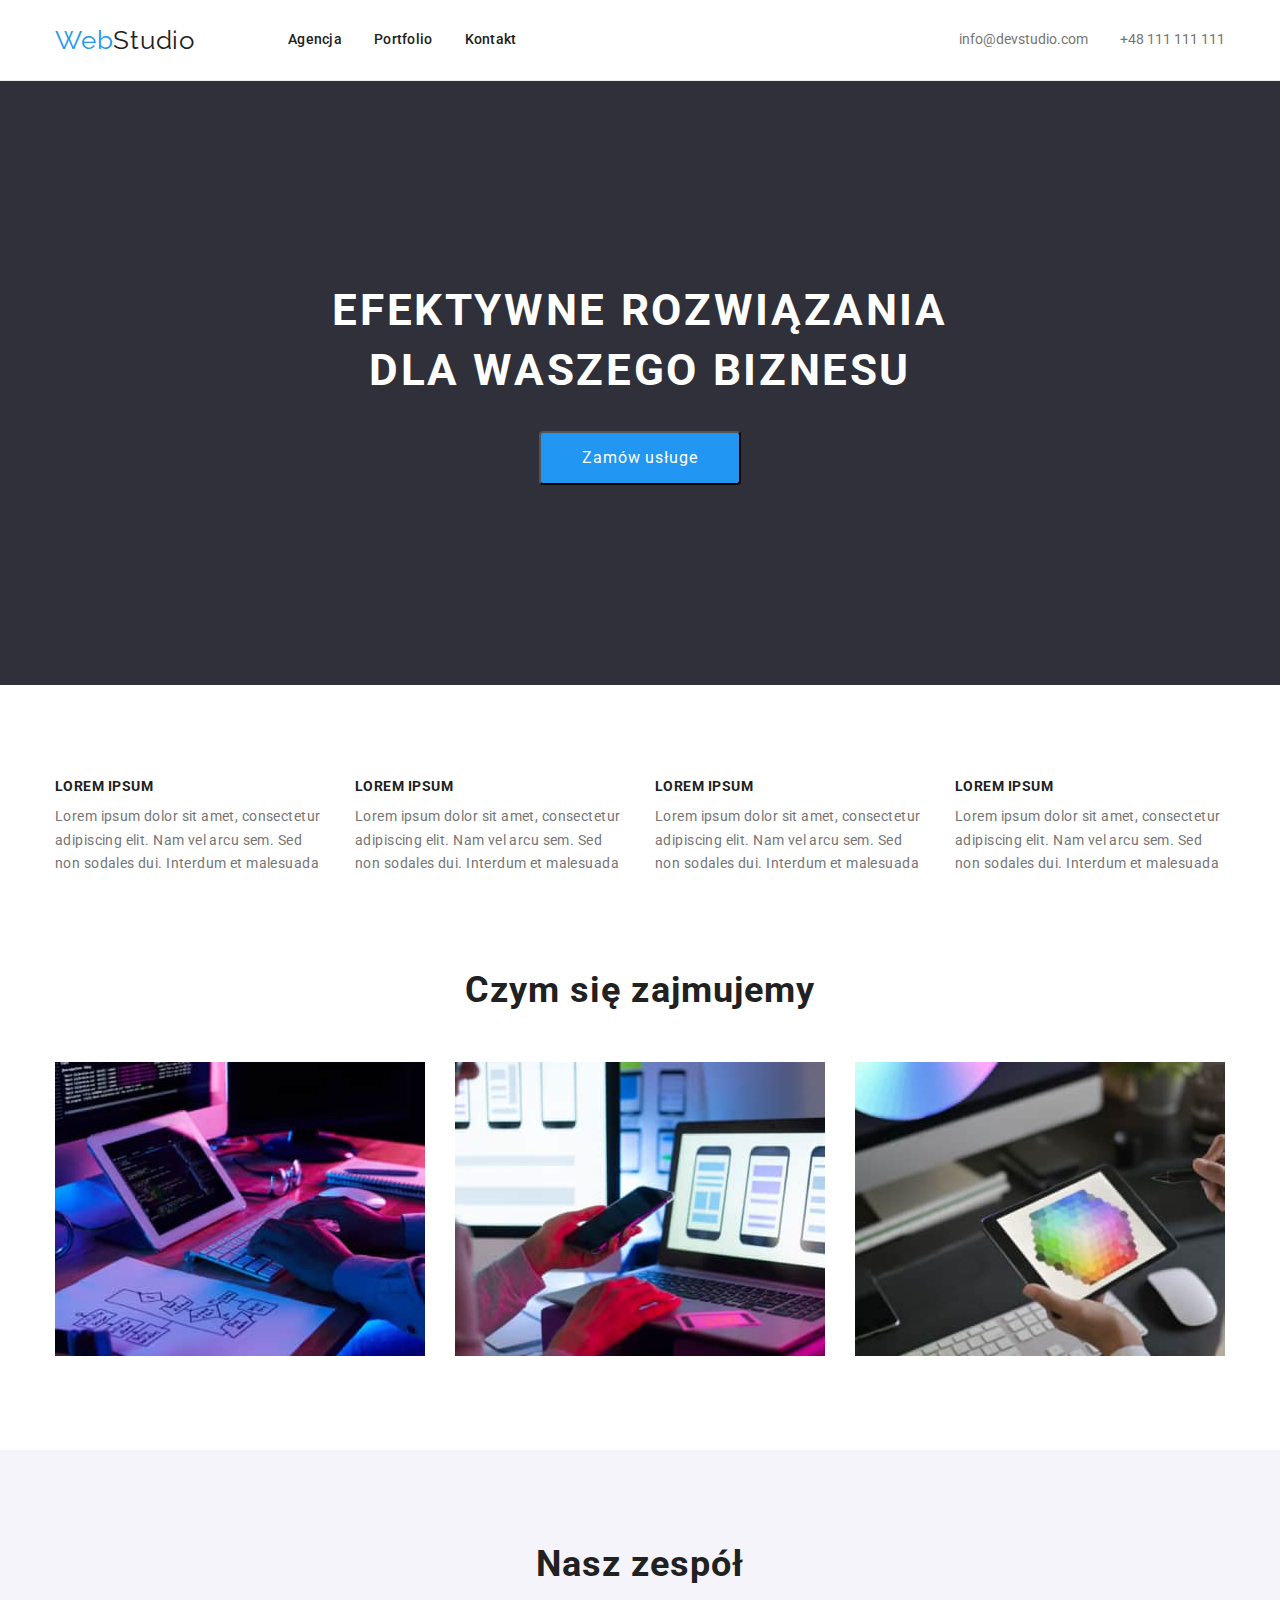
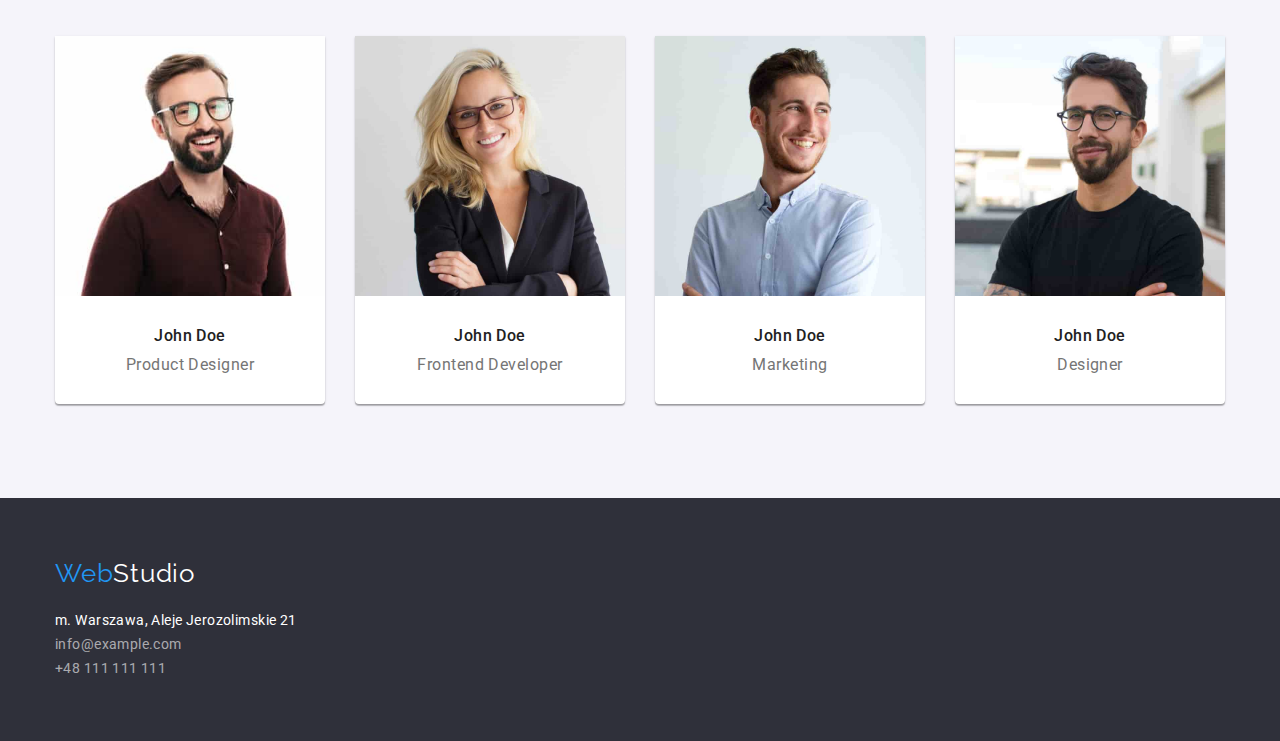
<file: index.html>
<!DOCTYPE html>
<html lang="pl">
  <head>
    <meta charset="UTF-8" />
    <meta http-equiv="X-UA-Compatible" content="IE=edge" />
    <meta name="viewport" content="width=device-width, initial-scale=1.0" />
    <link
      rel="stylesheet"
      href="https://cdnjs.cloudflare.com/ajax/libs/modern-normalize/1.1.0/modern-normalize.min.css"
    />
    <link href="./css/styles.css" rel="stylesheet" />
    <link rel="preconnect" href="https://fonts.googleapis.com" />
    <link rel="preconnect" href="https://fonts.gstatic.com" crossorigin />
    <link
      href="https://fonts.googleapis.com/css2?family=Raleway:wght@700&family=Roboto:wght@400;500;700;900&display=swap"
      rel="stylesheet"
    />
    <title>WebStudio</title>
  </head>
  <body>
    <header class="header">
      <div class="container">
        <div class="header-index">
          <nav class="nav">
            <a class="logo-link" href="index.html"
              ><span class="logo"
                ><span class="logo-web">Web</span>Studio</span
              ></a
            >
            <ul class="header-navigation-section">
              <li>
                <a class="header-navigation" href="index.html">Agencja</a>
              </li>
              <li>
                <a class="header-navigation" href="portfolio.html">Portfolio</a>
              </li>
              <li><a class="header-navigation" href="#">Kontakt</a></li>
            </ul>
          </nav>
          <ul class="top-mail-tel">
            <li>
              <a class="top-mail-tel" href="mailto:info@devstudio.com"
                >info@devstudio.com</a
              >
            </li>
            <li>
              <a class="top-mail-tel" href="tel:+48111111111"
                >+48 111 111 111</a
              >
            </li>
          </ul>
        </div>
      </div>
    </header>
    <main>
      <section class="title-background">
        <div class="container">
          <h1 class="main-title">EFEKTYWNE ROZWIĄZANIA DLA WASZEGO BIZNESU</h1>
          <button class="order" type="button">Zamów usługe</button>
        </div>
      </section>
      <section>
        <div class="container">
          <ul class="description">
            <!-- <h2>Opis</h2> -->
            <li class="third-title">
              <h3>LOREM IPSUM</h3>
              <p class="description-text">
                Lorem ipsum dolor sit amet, consectetur adipiscing elit. Nam vel
                arcu sem. Sed non sodales dui. Interdum et malesuada
              </p>
            </li>
            <li class="third-title">
              <h3>LOREM IPSUM</h3>
              <p class="description-text">
                Lorem ipsum dolor sit amet, consectetur adipiscing elit. Nam vel
                arcu sem. Sed non sodales dui. Interdum et malesuada
              </p>
            </li>
            <li class="third-title">
              <h3>LOREM IPSUM</h3>
              <p class="description-text">
                Lorem ipsum dolor sit amet, consectetur adipiscing elit. Nam vel
                arcu sem. Sed non sodales dui. Interdum et malesuada
              </p>
            </li>
            <li class="third-title">
              <h3>LOREM IPSUM</h3>
              <p class="description-text">
                Lorem ipsum dolor sit amet, consectetur adipiscing elit. Nam vel
                arcu sem. Sed non sodales dui. Interdum et malesuada
              </p>
            </li>
          </ul>
        </div>
      </section>
      <section class="container">
        <h2 class="secondary-title">Czym się zajmujemy</h2>
        <ul class="container-images">
          <li>
            <img
              src="images/img_1.jpg"
              alt="kartka z mapą procesu, mezczyna piszacy na klawiaturze,tablet, monitor"
              width="370"
              height="294"
            />
          </li>
          <li>
            <img
              src="images/img_2.jpg"
              alt="kobieta trzymajaca smartfon, laptop"
              width="370"
              height="294"
            />
          </li>
          <li>
            <img
              src="images/img_3.jpg"
              alt="wybór kolorów na tablecie"
              width="370"
              height="294"
            />
          </li>
        </ul>
      </section>
      <section class="our-team-section">
        <section class="container">
          <h2 class="secondary-title">Nasz zespół</h2>
          <ul class="container-our-team">
            <li class="our-team-frame">
              <img
                src="images/img_4.jpg"
                alt="John Doe"
                width="270"
                height="260"
              />
              <h3 class="our-team">John Doe</h3>
              <p class="position">Product Designer</p>
            </li>
            <li class="our-team-frame">
              <img
                src="images/img_5.jpg"
                alt="John Doe"
                width="270"
                height="260"
              />
              <h3 class="our-team">John Doe</h3>
              <p class="position">Frontend Developer</p>
            </li>
            <li class="our-team-frame">
              <img
                src="images/img_6.jpg"
                alt="John Doe"
                width="270"
                height="260"
              />
              <h3 class="our-team">John Doe</h3>
              <p class="position">Marketing</p>
            </li>
            <li class="our-team-frame">
              <img
                src="images/img_7.jpg"
                alt="John Doe"
                width="270"
                height="260"
              />
              <h3 class="our-team">John Doe</h3>
              <p class="position">Designer</p>
            </li>
          </ul>
        </section>
      </section>
    </main>
    <footer class="footer-background">
      <div class="container">
        <a class="logo-link" href="index.html">
          <span class="logo">
            <span class="logo-web">Web</span
            ><span class="logo-studio">Studio</span>
          </span>
        </a>
        <address>
          m. Warszawa, Aleje Jerozolimskie 21
          <ul class="bottom-mail-tel">
            <li>
              <a class="bottom-mail-tel" href="mailto:info@example.com"
                >info@example.com</a
              >
            </li>
            <li>
              <a class="bottom-mail-tel" href="tel:+48111111111"
                >+48 111 111 111</a
              >
            </li>
          </ul>
        </address>
      </div>
    </footer>
  </body>
</html>
</file>
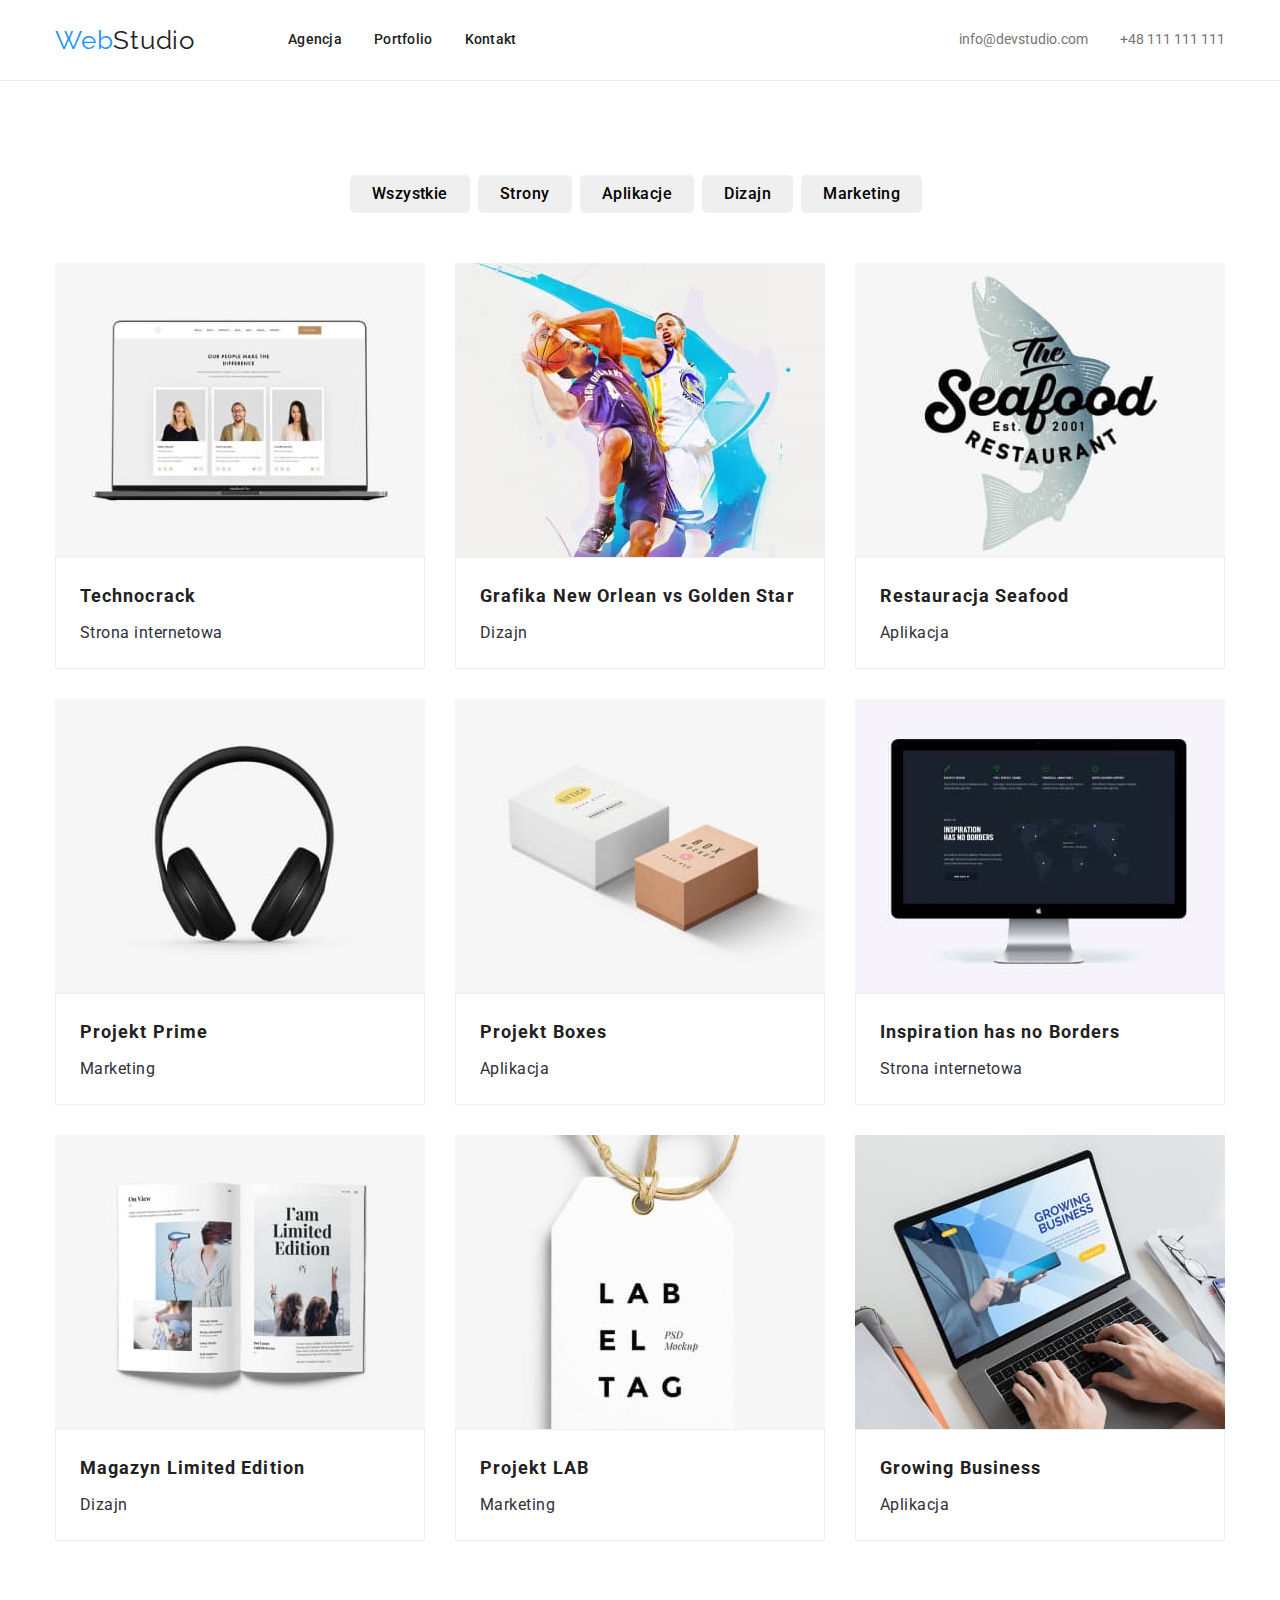
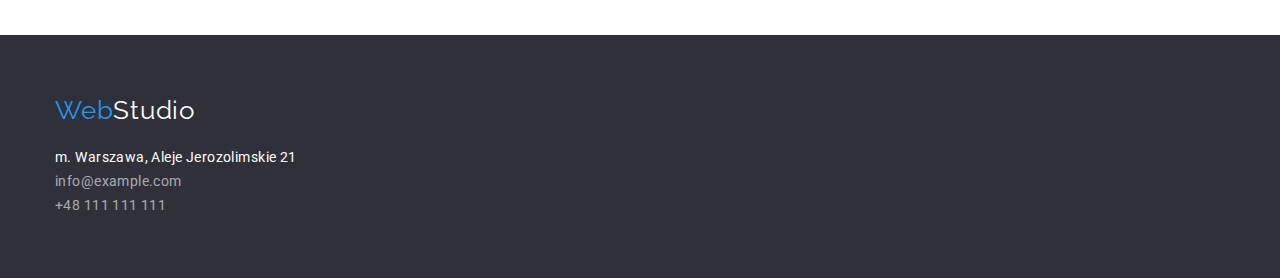
<file: portfolio.html>
<!DOCTYPE html>
<html lang="pl">
  <head>
    <meta charset="UTF-8" />
    <meta http-equiv="X-UA-Compatible" content="IE=edge" />
    <meta name="viewport" content="width=device-width, initial-scale=1.0" />
    <link
      rel="stylesheet"
      href="https://cdnjs.cloudflare.com/ajax/libs/modern-normalize/1.1.0/modern-normalize.min.css"
    />
    <link href="./css/styles.css" rel="stylesheet" />
    <link rel="preconnect" href="https://fonts.googleapis.com" />
    <link rel="preconnect" href="https://fonts.gstatic.com" crossorigin />
    <link
      href="https://fonts.googleapis.com/css2?family=Raleway:wght@700&family=Roboto:wght@400;500;700;900&display=swap"
      rel="stylesheet"
    />
    <title>Portfolio</title>
  </head>
  <body>
    <header class="header">
      <section class="container">
        <div class="header-index">
          <nav class="nav">
            <a class="logo-link" href="index.html"
              ><span class="logo"
                ><span class="logo-web">Web</span>Studio</span
              ></a
            >
            <ul class="header-navigation-section">
              <li>
                <a class="header-navigation" href="index.html">Agencja</a>
              </li>
              <li>
                <a class="header-navigation" href="portfolio.html">Portfolio</a>
              </li>
              <li><a class="header-navigation" href="#">Kontakt</a></li>
            </ul>
          </nav>
          <ul class="top-mail-tel">
            <li>
              <a class="top-mail-tel" href="mailto:info@devstudio.com"
                >info@devstudio.com</a
              >
            </li>
            <li>
              <a class="top-mail-tel" href="tel:+48111111111"
                >+48 111 111 111</a
              >
            </li>
          </ul>
        </div>
      </section>
    </header>
    <main>
      <section>
        <div class="container">
          <ul class="buttons">
            <li><button type="button" class="button">Wszystkie</button></li>
            <li><button type="button" class="button">Strony</button></li>
            <li><button type="button" class="button">Aplikacje</button></li>
            <li><button type="button" class="button">Dizajn</button></li>
            <li><button type="button" class="button">Marketing</button></li>
          </ul>
        </div>
      </section>
      <section>
        <div class="container">
          <!-- <h2>Portfolio</h2> -->
          <ul class="portfolio">
            <li class="portfolio-cards">
              <img
                src="images/img_8.jpg"
                alt="strona internetowa na laptopie"
                width="370"
                height="294"
              />
              <div class="portfolio-item">
                <h3 class="portfolio-title">Technocrack</h3>
                <p class="portfolio-type">Strona internetowa</p>
              </div>
            </li>
            <li class="portfolio-cards">
              <img
                src="images/img_9.jpg"
                alt="Grafika Koszykarze"
                width="370"
                height="294"
              />
              <div class="portfolio-item">
                <h3 class="portfolio-title">
                  Grafika New Orlean vs Golden Star
                </h3>
                <p class="portfolio-type">Dizajn</p>
              </div>
            </li>
            <li class="portfolio-cards">
              <img
                src="images/img_10.jpg"
                alt="Logo restauracji seafood"
                width="370"
                height="294"
              />
              <div class="portfolio-item">
                <h3 class="portfolio-title">Restauracja Seafood</h3>
                <p class="portfolio-type">Aplikacja</p>
              </div>
            </li>
            <li class="portfolio-cards">
              <img
                src="images/img_11.jpg"
                alt="Słuchawki na głowę"
                width="370"
                height="294"
              />
              <div class="portfolio-item">
                <h3 class="portfolio-title">Projekt Prime</h3>
                <p class="portfolio-type">Marketing</p>
              </div>
            </li>
            <li class="portfolio-cards">
              <img
                src="images/img_12.jpg"
                alt="Pudełeczka"
                width="370"
                height="294"
              />
              <div class="portfolio-item">
                <h3 class="portfolio-title">Projekt Boxes</h3>
                <p class="portfolio-type">Aplikacja</p>
              </div>
            </li>
            <li class="portfolio-cards">
              <img
                src="images/img_13.jpg"
                alt="Monitor"
                width="370"
                height="294"
              />
              <div class="portfolio-item">
                <h3 class="portfolio-title">Inspiration has no Borders</h3>
                <p class="portfolio-type">Strona internetowa</p>
              </div>
            </li>
            <li class="portfolio-cards">
              <img
                src="images/img_14.jpg"
                alt="Czasopismo"
                width="370"
                height="294"
              />
              <div class="portfolio-item">
                <h3 class="portfolio-title">Magazyn Limited Edition</h3>
                <p class="portfolio-type">Dizajn</p>
              </div>
            </li>
            <li class="portfolio-cards">
              <img
                src="images/img_15.jpg"
                alt="Zawieszka"
                width="370"
                height="294"
              />
              <div class="portfolio-item">
                <h3 class="portfolio-title">Projekt LAB</h3>
                <p class="portfolio-type">Marketing</p>
              </div>
            </li>
            <li class="portfolio-cards">
              <img
                src="images/img_16.jpg"
                alt="Laptop ze storną rosnący biznes"
                width="370"
                height="294"
              />
              <div class="portfolio-item">
                <h3 class="portfolio-title">Growing Business</h3>
                <p class="portfolio-type">Aplikacja</p>
              </div>
            </li>
          </ul>
        </div>
      </section>
    </main>
    <footer class="footer-background">
      <div class="container">
        <a class="logo-link" href="index.html">
          <span class="logo">
            <span class="logo-web">Web</span
            ><span class="logo-studio">Studio</span>
          </span>
        </a>
        <address>
          m. Warszawa, Aleje Jerozolimskie 21
          <ul class="bottom-mail-tel">
            <li>
              <a class="bottom-mail-tel" href="mailto:info@example.com"
                >info@example.com</a
              >
            </li>
            <li>
              <a class="bottom-mail-tel" href="tel:+48111111111"
                >+48 111 111 111</a
              >
            </li>
          </ul>
        </address>
      </div>
    </footer>
  </body>
</html>
</file>
<file: css/styles.css>
:root {
  --font-color: #212121;
  --background-color: #e5e5e5;
  --selection-color: #2196f3;
  --secondary-font-color: #757575;
  --secondary-bacground-color: #2f303a;
  --third-bacground-color: #f5f4fa;
}
*,
*::before,
*::after {
  box-sizing: border-box;
  margin: 0;
  padding: 0;
}

body {
  font-family: "Roboto", sans-serif;
  color: var(--font-color);
  line-height: 1.14;
}
.container {
  margin: 0 auto;
  width: 100%;
  max-width: 1200px;
  padding: 0 15px;
}

h1,
h2,
h3,
button {
  margin: auto;
}
ul {
  padding-inline-start: 0;
}
.nav {
  display: flex;
  align-items: center;
}

.header {
  border-bottom: 1px solid #ececec;
}
.header-index {
  display: flex;
  margin-bottom: 0;
  text-decoration-line: none;
  align-items: center;
  justify-content: space-between;
}

.logo-link {
  text-decoration: none;
  margin-right: 93px;
}

.logo {
  font-family: "Raleway", sans-serif;
  width: 145px;
  height: 31px;
  color: var(--font-color);
  text-decoration: none;
  font-size: 26px;
  line-height: 1.19;
  letter-spacing: 0.03em;
}

.logo-web {
  color: var(--selection-color);
}

.logo-studio {
  color: #ffffff;
}

.logo:hover {
  text-decoration-color: var(--selection-color);
}
.logo:focus {
  color: var(--selection-color);
}
.logo:visited {
  color: var(--selection-color);
}

.header-navigation-section {
  display: flex;
  justify-content: space-between;
  font-weight: 500;
  font-size: 14px;
  letter-spacing: 0.02em;
  color: var(--font-color);
  text-decoration: none;
  list-style-type: none;
  padding-block: 32px;
  gap: 2rem;
}
.header-navigation {
  letter-spacing: 0.02em;
  color: var(--font-color);
  text-decoration: none;
  list-style-type: none;
  display: flex;
  justify-content: space-around;
}

.header-navigation > ul {
  margin-left: 93px;
}

.header-navigation:hover {
  color: var(--selection-color);
}
.header-navigation:focus {
  color: var(--selection-color);
}

.top-mail-tel {
  color: var(--secondary-font-color);
  text-decoration: none;
  list-style-type: none;
  display: flex;
  gap: 2rem;
  font-size: 14px;
}

.top-mail-tel:hover {
  color: var(--selection-color);
}
.top-mail-tel:focus {
  color: var(--selection-color);
}

.title-background {
  background-color: var(--secondary-bacground-color);
  color: #ffffff;
  font-family: roboto;
  font-weight: 900;
  width: 100%;
  padding-top: 200px;
  padding-bottom: 200px;
  margin-bottom: 94px;
  margin-inline: auto;
}

.main-title {
  display: flex;
  font-size: 44px;
  line-height: 1.36;
  letter-spacing: 0.06em;
  text-transform: uppercase;
  color: #ffffff;
  text-align: center;
  flex-wrap: wrap;
  max-width: 696px;
  margin-bottom: 30px;
}

.order {
  font-family: inherit;
  background: var(--selection-color);
  font-size: 16px;
  line-height: 1.875;
  letter-spacing: 0.06em;
  color: #ffffff;
  display: flex;
  align-items: center;
  justify-content: center;
  border-radius: 4px;
  padding: 10px 41px;
}

.description {
  display: flex;
  gap: 30px;
  padding: 0;
  margin-bottom: 94px;
  list-style: none;
}

.description-text {
  text-transform: none;
  width: 270px;
  font-size: 14px;
  line-height: 1.71;
  letter-spacing: 0.03em;
  color: var(--secondary-font-color);
}
.secondary-title {
  display: flex;
  font-size: 36px;
  line-height: 1.16;
  letter-spacing: 0.03em;
  justify-content: center;
  margin-bottom: 50px;
}
.our-team-section h2.secondary-title {
  padding-top: 94px;
}
.third-title {
  flex-basis: calc((100% - 30px) / 4);
  letter-spacing: 0.03em;
  text-transform: uppercase;
  /* list-style-image: none; */
}
.third-title>h3 {
  font-size: 14px;
  margin-bottom: 10px;
}

.container-images {
  display: flex;
  gap: 30px;
  /* flex-basis: calc((100% - 30px) / 3); */
  list-style: none;
  margin-bottom: 94px;
}

.our-team-section {
  background-color: var(--third-bacground-color);
  width: 100%;
  padding-bottom: 94px;
}
.container-our-team {
  display: flex;
  gap: 30px;
  list-style: none;
}
.our-team {
  font-style: normal;
  font-weight: 500;
  font-size: 16px;
  line-height: 1.19;
  letter-spacing: 0.03em;
  text-transform: none;
  text-align: center;
  margin-top: 30px;
  margin-bottom: 10px;
}
.position {
  font-size: 16px;
  line-height: 1.19;
  letter-spacing: 0.03em;
  color: var(--secondary-font-color);
  text-align: center;
  padding-bottom: 30px;
}
.our-team-frame {
  background: #ffffff;
  /* material shadow v1 */
  box-shadow: 0px 1px 3px rgba(0, 0, 0, 0.12), 0px 1px 1px rgba(0, 0, 0, 0.14),
    0px 2px 1px rgba(0, 0, 0, 0.2);
  border-radius: 0px 0px 4px 4px;
}

.footer-background {
  background-color: var(--secondary-bacground-color);
  padding-top: 60px;
  padding-bottom: 60px;
  margin-inline: auto;
}

address {
  font-style: normal;
  text-decoration-line: none;
  font-size: 14px;
  line-height: 1.71;
  letter-spacing: 0.03em;
  color: #ffffff;
  padding-top: 20px;
}

a.bottom-mail-tel {
  color: rgba(255, 255, 255, 0.6);
  font-style: normal;
  text-decoration: none;
}
.bottom-mail-tel:focus {
  color: var(--selection-color);
}
.bottom-mail-tel:hover {
  color: var(--selection-color);
}
ul.bottom-mail-tel {
  list-style-type: none;
}

/* Portfolio */

.buttons {
  list-style-type: none;
  display: flex;
  justify-content: center;
  height: 54px;
  margin-top: 94px;
  margin-bottom: 34px;
}

.button {
  font-weight: 500;
  font-size: 16px;
  line-height: 1.625;
  text-align: center;
  letter-spacing: 0.03em;
  border-style: none;
  border-radius: 5px;
  padding: 6px 22px;
  margin-right: 8px;
}

.button:hover {
  background-color: var(--selection-color);
  color: #ffffff;
}
.button:focus {
  color: var(--selection-color);
}
ul.portfolio {
  list-style-type: none;
  display: flex;
  gap: 30px;
  flex-wrap: wrap;
  margin-bottom: 94px;
}
img {
  display: block;
}

.portfolio-item {
  border: 1px solid #eeeeee;
  padding: 20px 24px;
}
.portfolio-title {
  font-size: 18px;
  line-height: 2;
  letter-spacing: 0.06em;
  text-transform: none;
  margin-bottom: 4px;
}
.portfolio-type {
  font-size: 16px;
  line-height: 1.875;
  letter-spacing: 0.03em;
  color: var(--secondary-bacground-color);
}
.portfolio-cards {
  background: #ffffff;
  flex-basis: calc((100% - 60px) / 3);
}
</file>
